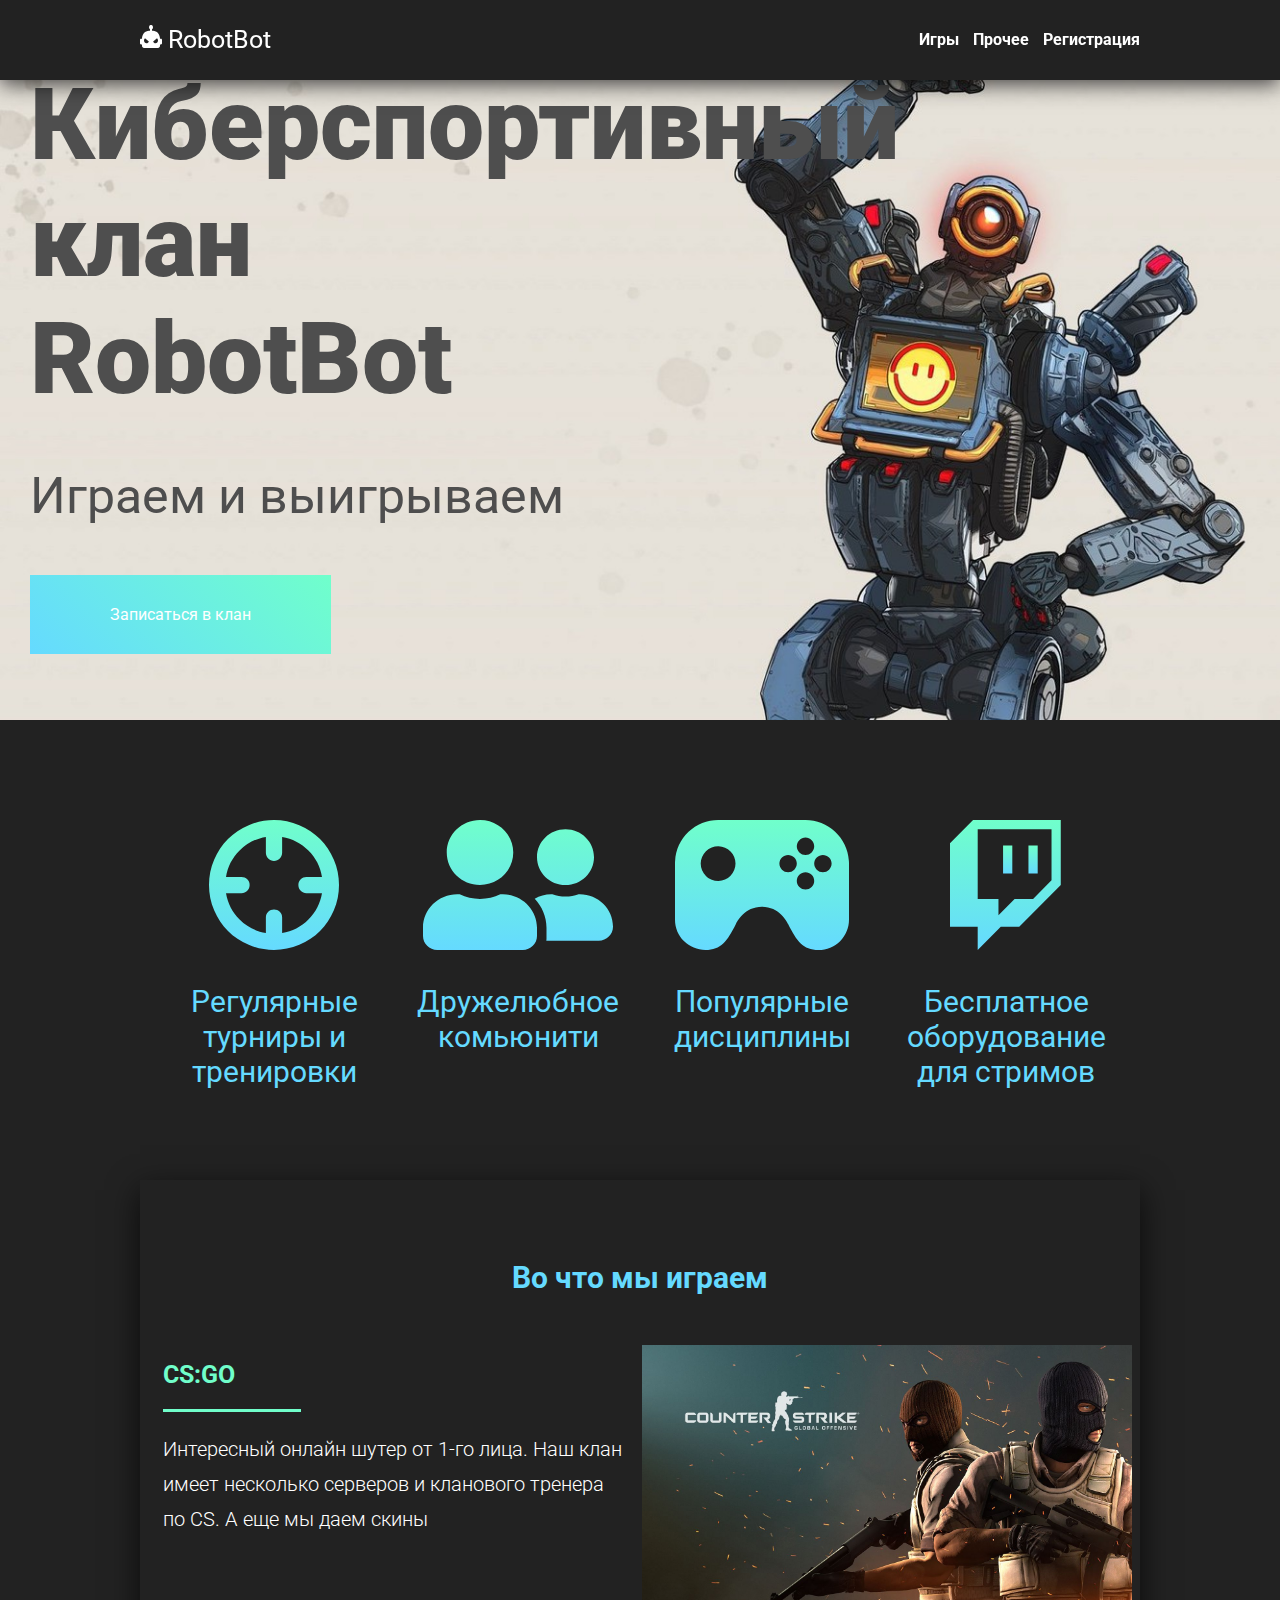
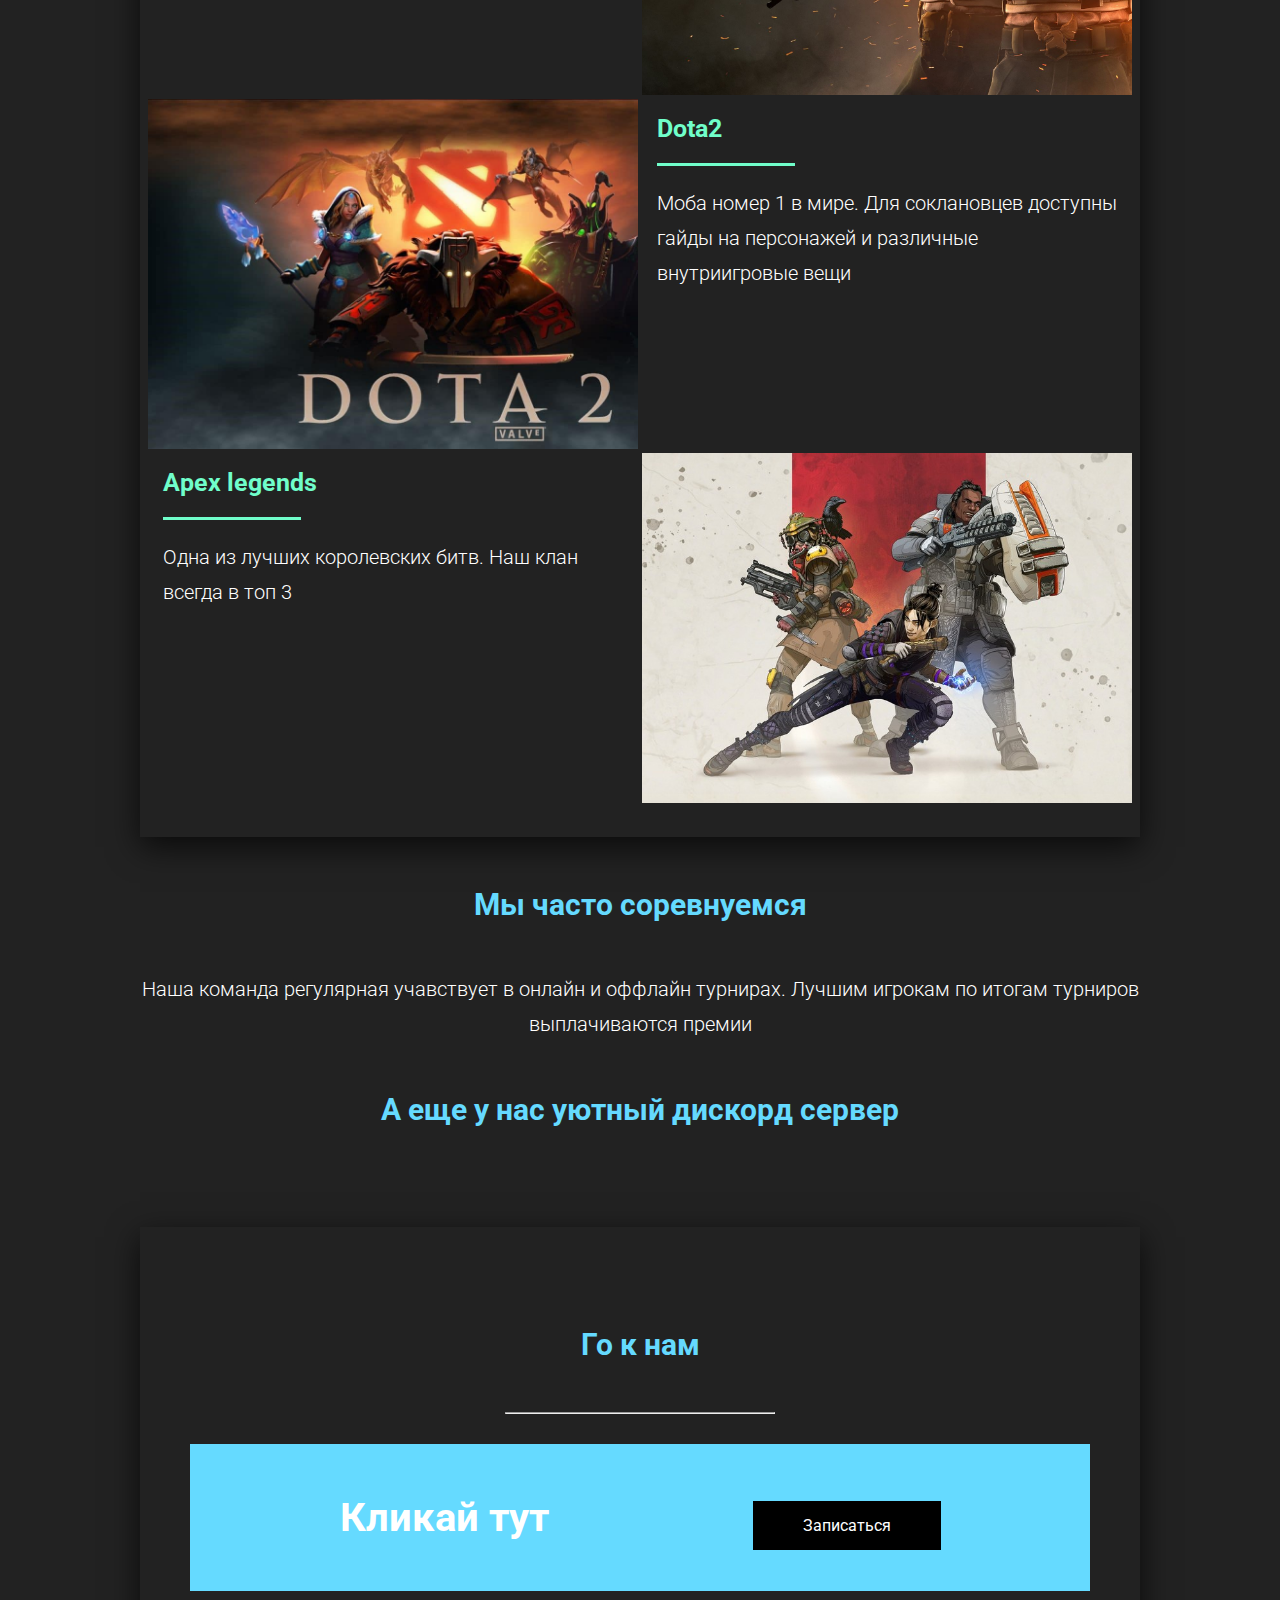
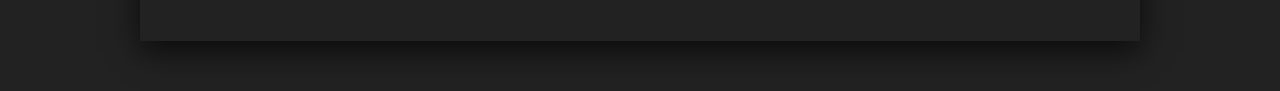
<file: index.html>
<!DOCTYPE html>
<html lang="en">

<head>
    <meta charset="UTF-8">
    <meta name="viewport" content="width=device-width, initial-scale=1.0">
    <title>cyberteam</title>
    <link rel="stylesheet" href="landing.css">
</head>

<body>
    <div class="nav-menu">
        <div class="container">
            <a href="#" class="logo">
                <img src="img/icons/site_logo.svg" alt="">
                <span>RobotBot</span>
            </a>
            <div class="navigation">
                <a href="" class="nav-item">Игры</a>
                <a href="" class="nav-item">Прочее</a>
                <a href="" class="nav-item">Регистрация</a>
            </div>
        </div>
    </div>
    <div class="header">
        <div class="header-content">
            <h1 class="header-title">Киберспортивный клан RobotBot</h1>
            <p class="header-sub-title">Играем и выигрываем</p>
            <a href="form.html" class="header-btn">Записаться в клан</a>
        </div>
    </div>
    <div class="about">
        <div class="container">
            <div class="about-card">
                <img src="img/icons/scope.svg" alt="" class="about-card-img">
                <p class="about-card-title">Регулярные турниры и тренировки</p>
            </div>
            <div class="about-card">
                <img src="img/icons/friendly.svg" alt="" class="about-card-img">
                <p class="about-card-title">Дружелюбное комьюнити</p>
            </div>
            <div class="about-card">
                <img src="img/icons/joystic.svg" alt="" class="about-card-img">
                <p class="about-card-title">Популярные дисциплины</p>
            </div>
            <div class="about-card">
                <img src="img/icons/twitch.svg" alt="" class="about-card-img">
                <p class="about-card-title">Бесплатное оборудование для стримов</p>
            </div>
        </div>
    </div>
    <div class="games">
        <div class="container games-container">
            <h2 class="section-title">Во что мы играем</h2>
            <div class="games-card game1">
                <div class="games-card-content">
                    <h3 class="game-title">CS:GO</h3>
                    <hr class="game-hr">
                    <p class="section-text game-description">
                        Интересный онлайн шутер от 1-го лица. Наш клан имеет несколько серверов и кланового тренера по
                        CS. А еще мы даем скины
                    </p>
                </div>
                <div class="games-card-img"></div>
            </div>
            <div class="games-card game2">
                <div class="games-card-img"></div>
                <div class="games-card-content">
                    <h3 class="game-title">Dota2</h3>
                    <hr class="game-hr">
                    <p class="section-text game-description">
                        Моба номер 1 в мире. Для соклановцев доступны гайды на персонажей и различные внутриигровые вещи
                    </p>
                </div>
            </div>
            <div class="games-card game3">
                <div class="games-card-content">
                    <h3 class="game-title">Apex legends</h3>
                    <hr class="game-hr">
                    <p class="section-text game-description">
                        Одна из лучших королевских битв. Наш клан всегда в топ 3
                    </p>
                </div>
                <div class="games-card-img"></div>
            </div>
        </div>
        <div class="information">
            <div class="container">

                <h2 class="section-title">Мы часто соревнуемся</h2>
                <p class="section-text information-text">Наша команда регулярная учавствует в онлайн и оффлайн турнирах. Лучшим игрокам
                    по
                    итогам
                    турниров
                    выплачиваются премии</p>
                <h3 class="section-title">А еще у нас уютный дискорд сервер</h3>
            </div>
        </div>
        <div class="server-card1">
            <div class="container games-container server-card1-container">
                <h2 class="section-title">Го к нам</h2>
                <hr class="server-card1-hr">
                <div class="blue-container2">
                    <h3 class="server-card1-title">Кликай тут</h2>
                        <a href="form.html" class="server-card1-btn">Записаться</a>
                </div>

            </div>
        </div>
</body>

</html>
</file>
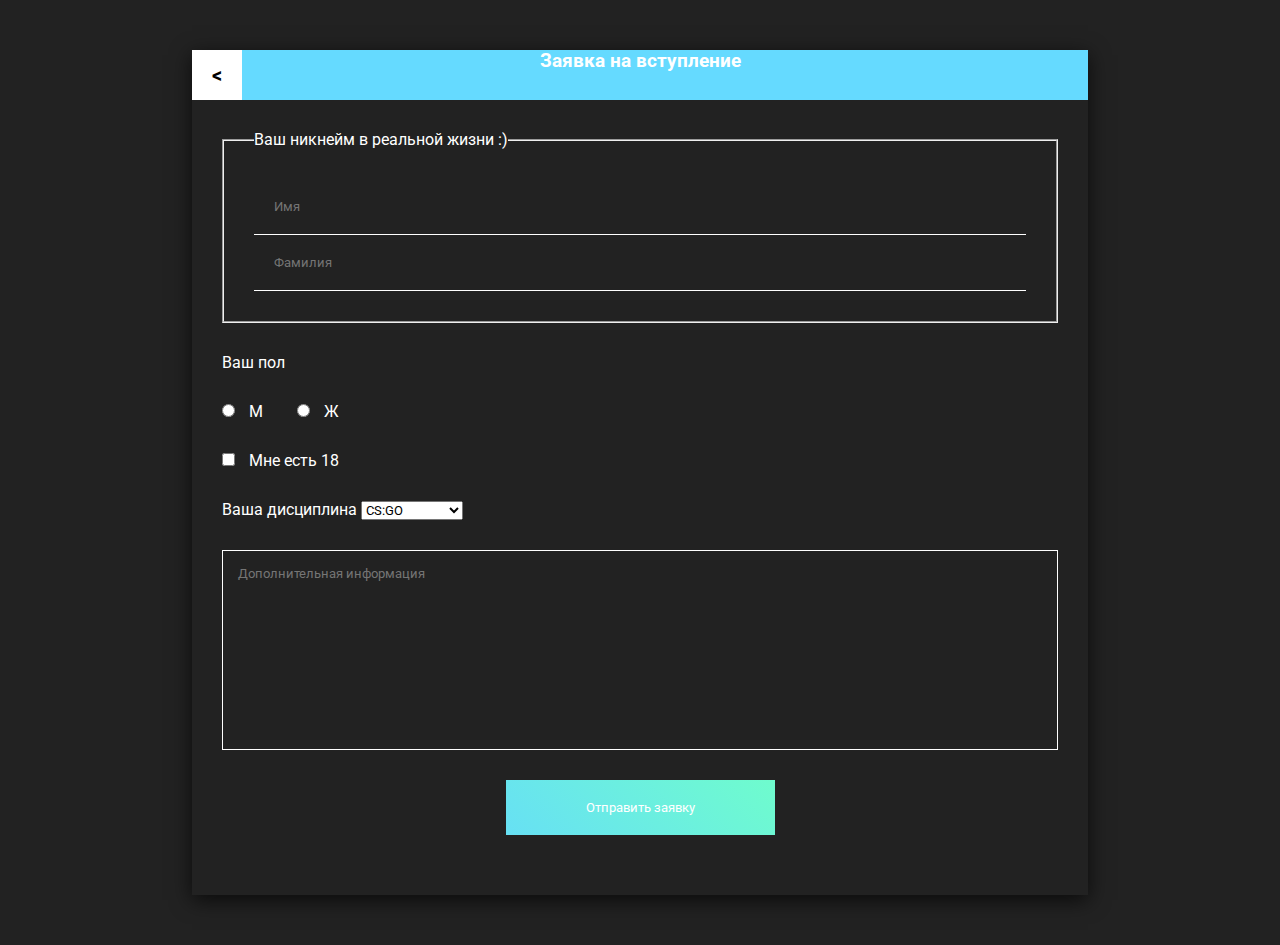
<file: form.html>
<!DOCTYPE html>
<html lang="en">
<head>
    <meta charset="UTF-8">
    <meta name="viewport" content="width=device-width, initial-scale=1.0">
    <title>Заявка</title>
    <link rel="stylesheet" href="form.css">
</head>
<body>
    <form action="" class="form">
        <div class="form-head">
            <a href="index.html" class="btn-back"><</a>
            <h3 class="form-title">Заявка на вступление</h3>
        </div>
        <div class="form-body">
            <fieldset class="nickname-field">
                <legend>Ваш никнейм в реальной жизни :)</legend>
                <input type="text" class="fname" placeholder="Имя" name="fname">
                <input type="text" class="sname" placeholder="Фамилия" name="sname">
            </fieldset>
            <p class="gender">Ваш пол</p>
            <div class="input-wrapper">
                <input type="radio" name="gender" id="male-radio" value="male" class="male-radio">
                <label for="male-radio">M</label>
                <input type="radio" name="gender" id="female-radio" value="female" class="female-radio">
                <label for="female-radio">Ж</label>
            </div>
            <div class="input-wrapper">
                <input type="checkbox" name="age" id="age" class="age" value="18">
                <label for="age">Мне есть 18</label>
            </div>
            <div class="input-wrapper">
                <label for="game">Ваша дисциплина</label>
                <select name="game" id="game" class="game">
                    <option value="cs_go">CS:GO</option>
                    <option value="dota">Dota 2</option>
                    <option value="apex">Apex Legends</option>
                </select>
            </div>
            <textarea name="comment" id="comment" cols="30" rows="10" class="comment" placeholder="Дополнительная информация"></textarea>
            <button class="submit">Отправить заявку</button>
        </div>
    </form>

</body>
</html>
</file>
<file: landing.css>
@import url('https://fonts.googleapis.com/css2?family=Roboto:ital,wght@0,100;0,300;0,400;0,500;0,700;0,900;1,100;1,300;1,400;1,500;1,700;1,900&display=swap');

*{
    margin: 0;
    padding: 0;
    box-sizing: border-box;
    font-family: "Roboto", sans-serif;
}
.container{
    max-width: 1000px;
    margin: 0 auto;
}
.section-title{
    font-size: 30px;
    font-weight: 700;
    color: #65DAFF;
    text-align: center;
    margin: 50px 0;
}
.section-text{
    font-weight: 300;
    font-size: 20px;
    line-height: 35px;
    color: white;
}
body{
    background-color: #222;
    cursor: default;
}
.nav-menu {
    position: fixed;
    background-color: #222;
    width: 100%;
    height: 80px;
    box-shadow: 0 5px 20px rgba(0, 0, 0, 0.7);
    z-index: 100;
    line-height: 80px;
}
.logo {
    color: white;
    text-decoration: none;
    font-size: 25px;
}
.navigation {
    float: right;
}
.nav-item {
    font-size: 16px;
    text-decoration: none;
    font-weight: 700;
    color: white;
    margin-left: 10px;
    transition: 0.5s;
}
.nav-item:hover{
    color: #65DAFF;
    text-shadow: 0 0 5px #65DAFF;
}
.header {
    height: 80vh;
    background: url("img/apex-legends-pathfinder-robot-emoticons-saluting-futuristic.jpg") center/cover no-repeat;
    position: relative;
}
.header-content {
    position: absolute;
    left: 0;
    top: 50%;
    transform: translateY(-50%);
    padding-left: 30px;
    width: 50%;
}
.header-title {
    color: #4e4e4e;
    font-size: 100px;
    font-weight: 900;
    margin-bottom: 50px;
}
.header-sub-title {
    color: #4e4e4e;
    font-size: 50px;
    margin-bottom: 50px;
}
.header-btn {
    width: fit-content;
    display: block;
    padding: 30px 80px;
    background: linear-gradient(45deg, #65DAFF,#70ffcb);
    color: white;
    text-decoration: none;
}
.header-btn:hover{
    transform: scale(1.1);
}
.header-btn:active{
    background: linear-gradient(45deg,#347083, #388065);
}
.about {
    height: 40vh;
    text-align: center;
}
.about-card {
    margin-top: 100px;
    display: inline-block;
    width: 24%;
    height: 200px;
    vertical-align: top;
}
.about-card-img {
    height: 130px;
    margin-bottom: 30px;
}
.about-card-title {
    font-size: 30px;
    color: #65DAFF;
}

.games-container {
    margin-top: 100px;
    box-shadow: 0 10px 30px rgba(0, 0, 0, 0.7);
    padding: 30px 0;
    text-align: center;
}

.game1 .games-card-img{
    background: url(img/csgo.jpg) left/cover no-repeat;
    
}
.game2 .games-card-img{
    background: url(img/dota2.jpg) left/cover no-repeat;
    
}
.game3 .games-card-img{
    background: url(img/apex.jpg) left/cover no-repeat;
    
}
.games-card-content {
    display: inline-block;
    width: 49%;
    vertical-align: top;
    min-height: 350px;
    text-align: left;
    padding: 15px;
}
.game-title {
    font-size: 25px;
    color: #70FECA;
    
}
.game-hr {
    background-color: #70FECA;
    border: none;
    height: 3px;
    width: 30%;
    margin: 20px 0;
}

.games-card-img {
    display: inline-block;
    width: 49%;
    height: 350px;
}
.first {
    color: #52D2F0;
    text-align: center;
    margin-top: 20px;
}
.second{
    color: white;
    margin-top: 50px;
    text-align: center;
    font-size: 15px;
}
.information-text{
    text-align: center;
}

.server-card1-hr {
    width: 30%;
    margin: 0 auto 30px;
}
.blue-container2 {
    background-color: #65DAFF;
    padding: 50px 70px;
}
.server-card1-title {
    color: white;
    display: inline-block;
    font-size: 40px;
    margin-right: 200px;
}
.server-card1-btn {
    background-color: black;
    padding: 15px 50px;
    color: white;
    text-decoration: none;
}
.server-card1-container{
    margin-bottom: 50px;
    padding:  50px;
}
</file>
<file: form.css>
@import url('https://fonts.googleapis.com/css2?family=Roboto:ital,wght@0,100;0,300;0,400;0,500;0,700;0,900;1,100;1,300;1,400;1,500;1,700;1,900&display=swap');

*{
    margin: 0;
    padding: 0;
    box-sizing: border-box;
    font-family: "Roboto", sans-serif;
}
body{
    background-color: #222;
    color: white;
}

.form {
    width: 70%;
    background-color: #222;
    margin: 50px auto;
    box-shadow: 0 5px 20px rgba(0,0,0,0.7);
}
.form-head {
    height: 50px;
    background-color: #65DAFF;
    color: white;
    text-align: center;
    position: relative;
}
.btn-back {
    position: absolute;
    left: 0;
    top: 0;
    width: 50px;
    height: 50px;
    background-color: white;
    text-decoration: none;
    color: black;
    font-weight: bold;
    font-size: 20px;
    line-height: 50px;
}
.btn-back:hover{
    background-color: grey;
}
.btn-back:active{
    background-color: black;
    color: white;
}

.form-body {
    padding: 30px;
}
input:-internal-autofill-selected {
    appearance: menulist-button;
    background-image: none !important;
    background-color: none;
    color: none;
}

.fname, .sname {
    background: none;
    border: none;
    border-bottom: 1px solid white;
    width: 100%;
    padding: 20px;
    color: white;
    outline: none;
}


.male-radio {
    margin-right: 10px;

}
.female-radio {
    margin-right: 10px;
    margin-left: 30px;
}
.age {
    margin-right: 10px;
}

.comment {
    display: block;
    width: 100%;
    height: 200px;
    max-height: 200px;
    background: none;
    outline: none;
    border: 1px solid white;
    resize: none;
    margin-bottom: 30px;
    padding: 15px;
    color: white;
}
.submit {
    display: block;
    width: fit-content;
    padding: 20px 80px;
    margin: 30px auto;
    border: none;
    outline: none;
    color: white;
    background: linear-gradient(45deg, #67E0F4, #6FFCCD);

}
.submit:hover{
    background: linear-gradient(45deg, #347083, #388065);

}
.submit:hover:active{
    background: white;
    color: black;
}
.input-wrapper{
    margin: 30px 0;
}
.nickname-field {
    padding: 30px;
    margin-bottom: 30px;
}
</file>
